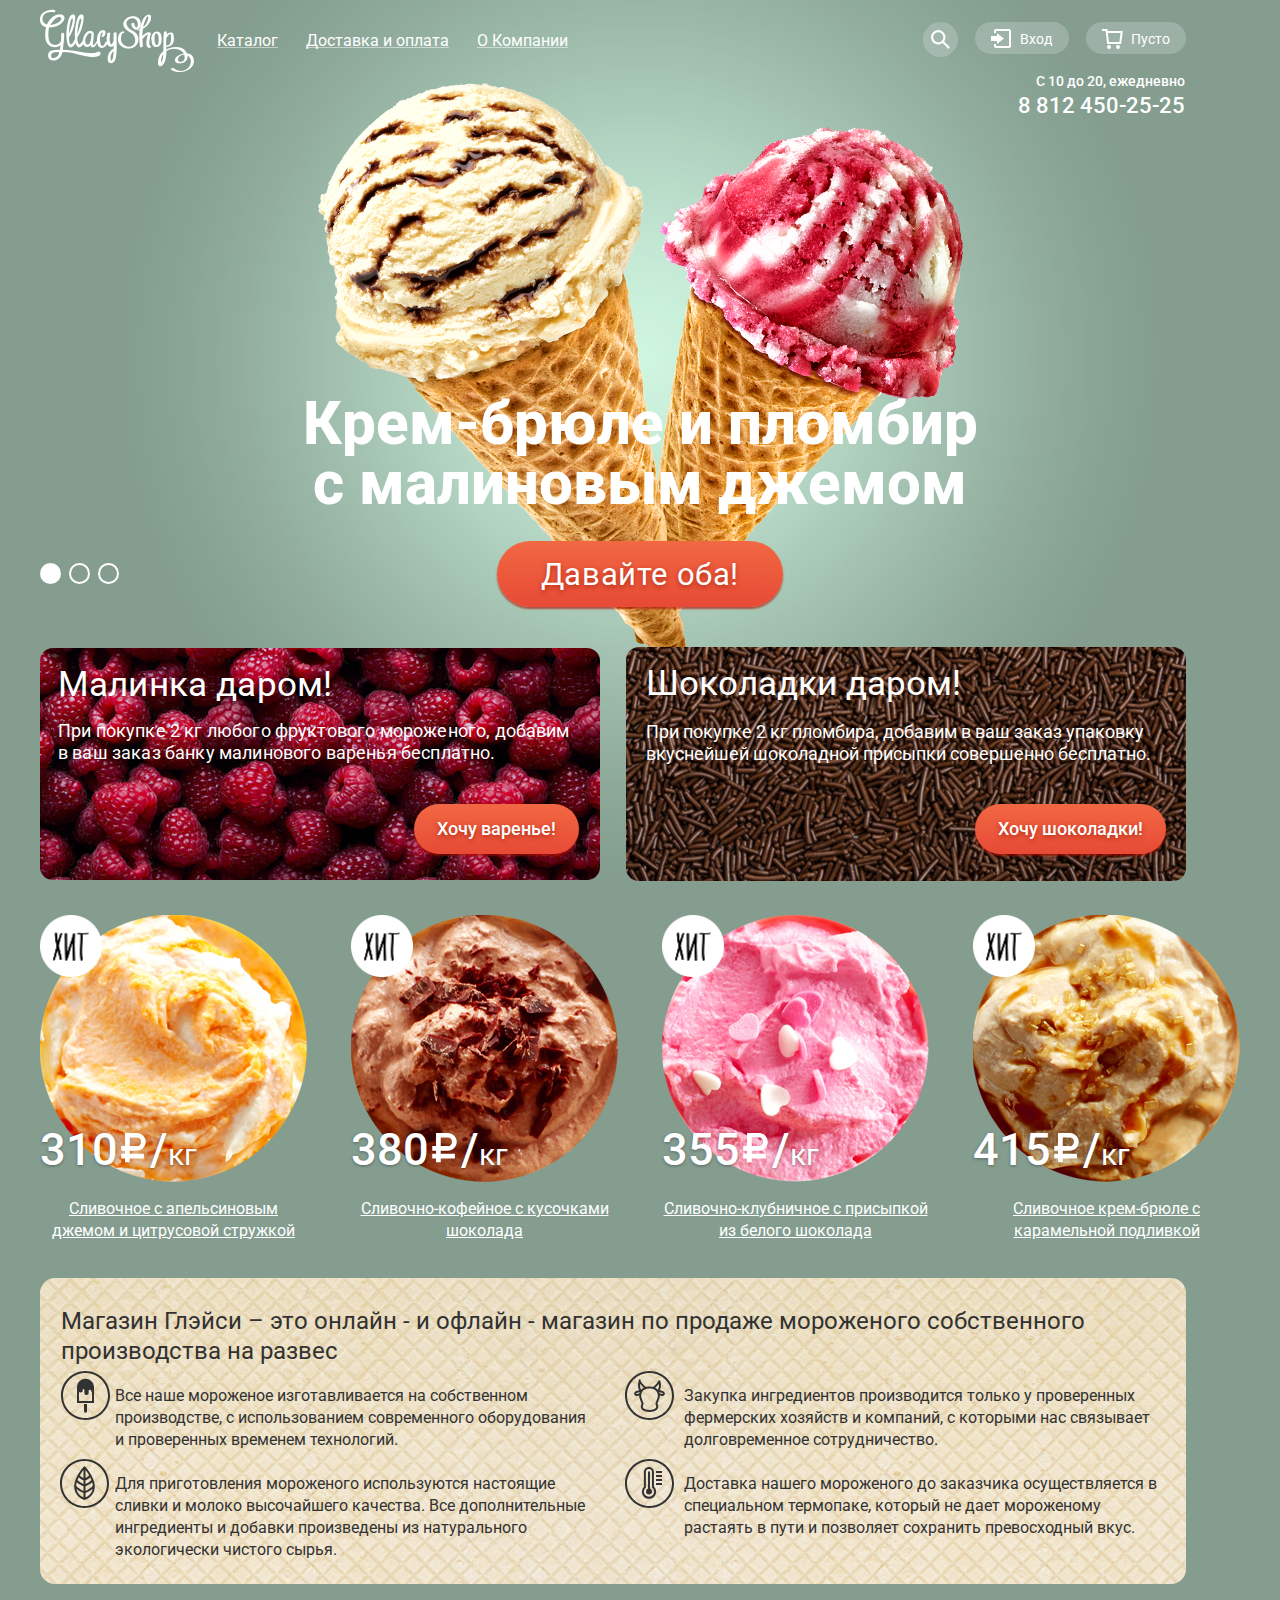
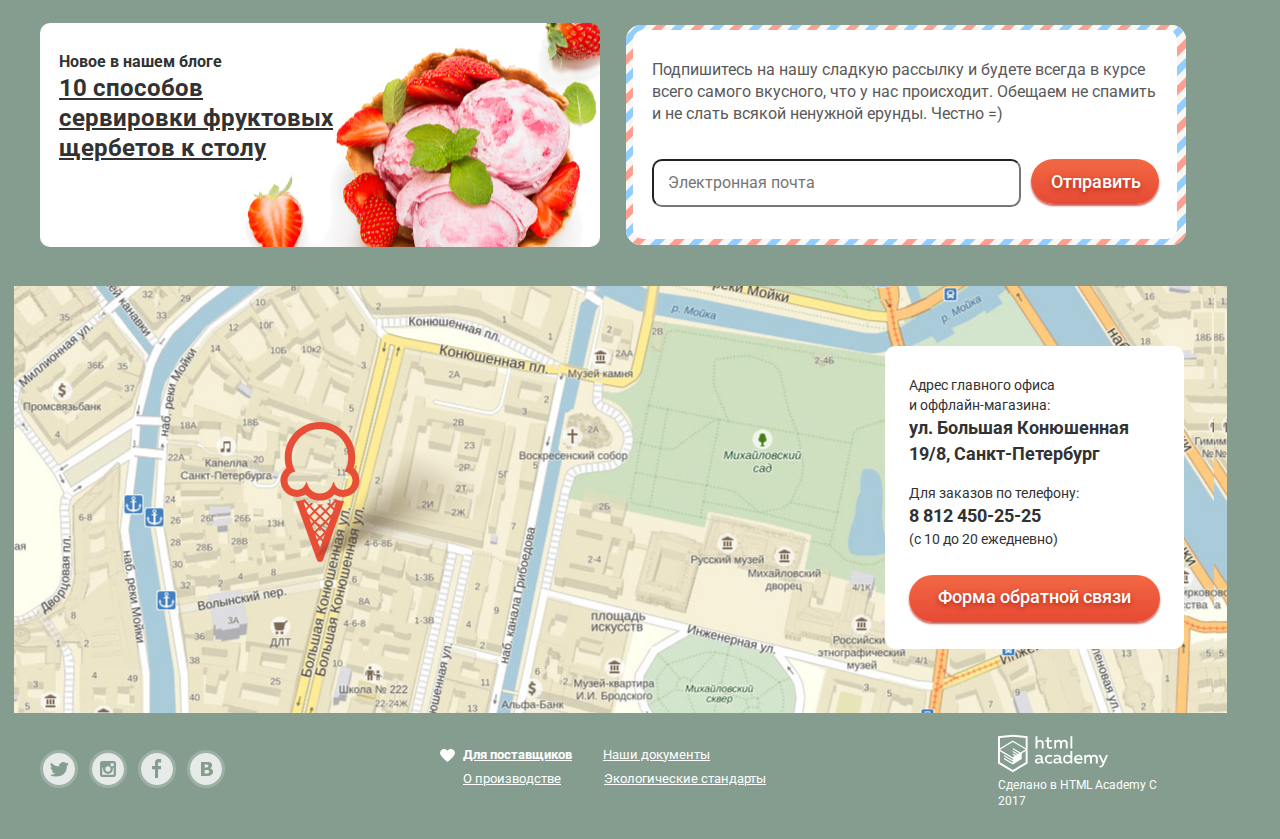
<file: index.html>
<!DOCTYPE html>
<html lang="ru">
   <head>
      <meta charset="utf-8">
      <title>Магазин мороженого "Глейси"</title>
      <link href="https://fonts.googleapis.com/css?family=Roboto:400,400i,500,500i,700,700i&amp;subset=cyrillic" rel="stylesheet">
      <link href="css/normalize.css" rel="stylesheet">
      <link href="css/style.css" rel="stylesheet">
   </head>
   <body>
      <input class="visually-hidden" type="radio" id="product-1" name="toggle" checked>
      <input class="visually-hidden" type="radio" id="product-2" name="toggle">
      <input class="visually-hidden" type="radio" id="product-3" name="toggle">
      <div class="site-wrapper">
         <div class="container">
            <header class="main-header">
               <div class="header-info">
                  <div class="main-logo">
                     <a class="main-header-logo" href="index.html"><img src="img/Logo.png" width="154" height="64" alt="Логотип Gllacy Shop"></a>
                  </div>
                  <nav class="main-navigation">
                     <div class="navigation-first">
                     <ul class="site-navigation">
                        <li>
                           <a href="catalog.html" class="underline-white">Каталог</a>
                           <ul class="sub-menu">
                              <li><a href="#">Новинки</a></li>
                              <li><a href="catalog.html">Сливочное</a></li>
                              <li><a href="#"> Щербеты</a></li>
                              <li><a href="#">Фруктовый лед</a></li>
                              <li><a href="#">Мелорин</a></li>
                           </ul>
                        </li>
                        <li><a href="delivery-purchase.html" class="underline-white">Доставка и оплата</a></li>
                        <li><a href="about-us.html" class="underline-white">О Компании</a></li>
                     </ul>
                  </div>
                  <div class="navigation-second">
                     <div class="user-info">
                     <ul class="user-navigation">
                        <li>
                           <input type="search" name="search" id="search" class="visually-hidden"><span class="visually-hidden">Поиск</span>
                           <section class="modal modal-search">
                              <h2 class="visually-hidden">Поиск</h2>
                              <label class="visually-hidden" for="user-search">поиск</label>
                              <input id="user-search" type="text" name="user-search" placeholder="Что ищем?">
                           </section>
                        </li>
                        <li>
                           <a class="login-link" href="login.html"><span class="entrance">Вход</span></a>
                           <section class="modal modal-login">
                              <h2 class="visually-hidden">Личный кабинет</h2>
                              <p class="visually-hidden">Вход</p>
                              <form class="login-form" action="https://echo.htmlacademy.ru" method="post">
                                 <p>
                                    <label class="visually-hidden" for="user-login">e-mail</label>
                                    <input class="login-icon-user" id="user-login" type="text" name="login" placeholder="Электронная почта">
                                 </p>
                                 <p>
                                    <label class="visually-hidden" for="user-password">Пароль</label>
                                    <input class="login-icon-password" id="user-password" type="password" name="password" placeholder="Пароль">
                                 </p>
                                 <p class="login-password-info">
                                    <label class="login-checkbox">
                                    <input type="checkbox" name="remember" class="visually-hidden">
                                    </label>
                                 </p>
                                 <div class="modal-login-choice">
                                    <button class="button button-choice" type="submit">Войти</button>
                                    <div class="password-registration">
                                       <a class="restore" href="#">Забыли пароль?</a>
                                       <a href="#">Новая регистрация</a>
                                    </div>
                                 </div>
                              </form>
                              <span class="modal-close">x</span>
                           </section>
                        </li>
                        <li class="basket-empty">
                           <form>Пусто</form>
                        </li>
                     </ul>
                  </div>
                  <div class="user-hours">
                         <p class="header-contacts">
                        <span class="time">С 10 до 20, ежедневно</span>
                        <span class="phone-number">8 812 450-25-25</span>
                     </p>
                  </div>
                  </div>
                  </nav>
               </div>
            </header>
            <main>
               <h1 class="visually-hidden">Мороженое Gllacy</h1>
               <section class="slider">
                  <div class="slider-controls">
                     <label for="product-1">Первый</label>
                     <label for="product-2">Второй</label>
                     <label for="product-3">Третий</label>
                  </div>
                  <ul class="slider-list">
                     <li class="slider-item slide" id="slide1">
                        <h3 class="slide-title">
                           Крем-брюле и пломбир с малиновым джемом
                        </h3>
                        <a class="button slide-button" href="#">Давайте оба!</a>
                     </li>
                     <li class="slider-item slide" id="slide2">
                        <h3 class="slide-title">
                           Шоколадный пломбир и лимонный сорбет
                        </h3>
                        <a class="button slide-button" href="#">Давайте оба!</a>
                     </li>
                     <li class="slider-item slide" id="slide3">
                        <h3 class="slide-title">
                           Пломбир с помадкой и клубничный щербет
                        </h3>
                        <a class="button slide-button" href="#">Давайте оба!</a>
                     </li>
                  </ul>
               </section>
               <section class="special-offers">
                  <h2 class="visually-hidden">Акции</h2>
                  <ul class="offer-items">
                     <li class="offer-item-1">
                        <div class="offer-item-text">
                           <h3>Малинка даром!</h3>
                           <div class="offer-text">При покупке 2 кг любого фруктового мороженого, добавим в ваш заказ банку малинового варенья бесплатно.</div>
                        </div>
                        <div class="button-offer">
                           <button class="button button-choice" type="submit">Хочу варенье!</button>
                        </div>
                     </li>
                     <li class="offer-item-2">
                        <div class="offer-item-text">
                           <h3>Шоколадки даром!</h3>
                           <div class="offer-text">При покупке 2 кг пломбира, добавим в ваш заказ упаковку вкуснейшей шоколадной присыпки совершенно бесплатно.
                           </div>
                        </div>
                        <div class="button-offer">
                           <button class="button button-choice" type="submit">Хочу шоколадки!</button>
                        </div>
                     </li>
                  </ul>
               </section>
               <section class="hits">
                  <h2 class="visually-hidden">Лучшие продажи</h2>
                  <ul class="hits-list">
                     <li class="hits-item">
                        <a href="hits-item.html">
                           <img src="img/hit.png" class="hits-item-logo" alt="хит">
                           <img src="img/icecream-1.png" class="hits-img" alt="Сливочное с апельсиновым джемом и цитрусовой стружкой">
                           <p class="hits-item-price">310<img src="img/ruble.svg" alt="" width="32" height="34">/<span>кг</span></p>
                           <h3 class="hits-item-title">
                              Сливочное с апельсиновым джемом и цитрусовой стружкой
                           </h3>
                           <button class="button-hidden button-choice">Быстрый просмотр</button>
                        </a>
                     </li>
                     <li class="hits-item">
                        <a href="hits-item.html">
                           <img src="img/hit.png" class="hits-item-logo" alt="хит">
                           <img src="img/icecream-2.png" class="hits-img" alt="Сливочно-кофейное с кусочками шоколада">
                           <p class="hits-item-price">380<img src="img/ruble.svg" alt="" width="32" height="34">/<span>кг</span></p>
                           <h3 class="hits-item-title">
                              Сливочно-кофейное с кусочками шоколада
                           </h3>
                           </a>
                           <button class="button-hidden button-choice">Быстрый просмотр</button>
                     </li>
                     <li class="hits-item">
                        <a href="hits-item.html">
                           <img src="img/hit.png" class="hits-item-logo" alt="хит">
                           <img src="img/icecream-3.png" class="hits-img" alt="Сливочно-кофейное с кусочками шоколада">
                           <p class="hits-item-price">355<img src="img/ruble.svg" alt="" width="32" height="34">/<span>кг</span></p>
                           <h3 class="hits-item-title">
                              Сливочно-клубничное с присыпкой из белого шоколада
                           </h3>
                        </a>
                        <button class="button-hidden button-choice">Быстрый просмотр</button>
                     </li>
                     <li class="hits-item">
                        <a href="hits-item.html">
                           <img src="img/hit.png" class="hits-item-logo" alt="хит">
                           <img src="img/icecream-4.png" class="hits-img" alt="Сливочно-кофейное с кусочками шоколада">
                           <p class="hits-item-price">415<img src="img/ruble.svg" alt="" width="32" height="34">/<span>кг</span></p>
                           <h3 class="hits-item-title">
                              Сливочное крем-брюле с карамельной подливкой
                           </h3>
                        </a>
                        <button class="button-hidden button-choice">Быстрый просмотр</button>
                     </li>
                  </ul>
               </section>
               <section class="our-advantages">
                  <h2>Магазин Глэйси – это онлайн - и офлайн - магазин по продаже мороженого собственного производства на развес</h2>
                  <ul class="advantages-list">
                     <li class="advantages-item">
                        <p>Все наше мороженое изготавливается на собственном производстве, с использованием современного оборудования и
                           проверенных временем технологий.
                        </p>
                     </li>
                     <li class="advantages-item">
                        <p>Закупка ингредиентов производится только у проверенных фермерских хозяйств и компаний, с которыми нас связывает
                           долговременное сотрудничество.
                        </p>
                     </li>
                     <li class="advantages-item">
                        <p>Для приготовления мороженого используются настоящие сливки и молоко высочайшего качества. Все дополнительные
                           ингредиенты и добавки произведены из натурального экологически чистого сырья.
                        </p>
                     </li>
                     <li class="advantages-item">
                        <p>Доставка нашего мороженого до заказчика осуществляется в специальном термопаке, который не дает мороженому растаять
                           в пути и позволяет сохранить превосходный вкус.
                        </p>
                     </li>
                  </ul>
               </section>
               <section class="blog-subscribe-forms">
                <h2 class="visually-hidden">Блог и подписка</h2>
                  <section class="blog-entry">
                     <div class="brog-entry-wrapper">
                        <h2>Новое в нашем блоге</h2>
                        <h3><a href="blog.html">10 способов сервировки фруктовых щербетов к столу</a></h3>
                        <p class="blog-entry-image"></p>
                     </div>
                  </section>
                  <section class="subscribe">
                    <h3 class="visually-hidden">Подписка</h3>
                     <div class="subscribe-layer">
                        <div class="subscribe-content">
                           <p class="subscribe-explain">Подпишитесь на нашу сладкую рассылку и будете всегда в курсе всего самого вкусного, что у нас происходит. Обещаем не спамить
                              и не слать всякой ненужной ерунды. Честно =)
                           </p>
                           <form class="subscribe-form" action="https://echo.htmlacademy.ru" method="post">
                              <p class="subscribe-item">
                                 <label for="subscribe-email" class="visually-hidden">e-mail</label>
                                 <input class="subscribe-post" id="subscribe-email" type="text" name="email" value="" placeholder="Электронная почта">
                              </p>
                              <div class="button-holder-post">
                                 <button class="button button-choice" type="submit">Отправить</button>
                              </div>
                           </form>
                        </div>
                     </div>
                  </section>
               </section>
               <section class="map">
                  <h2 class="visually-hidden">Как до нас добраться</h2>
                  <div class="map"></div>
                  <section class="feedback">
                    <h3 class="visually-hidden">Обратная связь</h3>
                     <div class="feedback-address">
                        <p>Адрес главного офиса<br> и оффлайн-магазина: <br>
                           <span class="coordinates">ул. Большая Конюшенная<br>19/8, Санкт-Петербург</span>
                        </p>
                     </div>
                     <div class="call-us">
                        <p>
                           Для заказов по телефону:<br>
                           <span class="coordinates">8 812 450-25-25</span><br> (с 10 до 20 ежедневно)
                        </p>
                     </div>
                     <button class="button button-choice" type="submit">Форма обратной связи</button>
                  </section>
               </section>
               <section class="modal modal-feedback">
                  <h2>Мы обязательно вам ответим!</h2>
                  <form class="feedback-form" action="https://echo.htmlacademy.ru" method="post">
                     <p class="feedback-item">
                        <label class="visually-hidden" for="name">Имя</label>
                        <input id="name" type="text" name="name" value="" placeholder="Как вас зовут?">
                     </p>
                     <p class="feedback-item">
                        <label class="visually-hidden" for="email">e-mail</label>
                        <input id="email" type="text" name="email" value="" placeholder="Ваша почта для ответа?">
                     </p>
                     <p class="feedback-item">
                        <label class="visually-hidden" for="comment">Комментарий</label>
                        <textarea name="comment" id="comment" rows=5 placeholder="Напишите что-нибудь..."></textarea>
                        <button class="button button-choice" type="submit">Отправить</button>
                     </p>
                     <button class="modal-close" type="button">Закрыть</button>
                  </form>
               </section>
            </main>
            <footer class="main-footer">
               <div class="footer-social">
                  <ul class="footer-social">
                     <li class="social-item"><a class="social-button" href="#"><span class="visually-hidden">Твиттер</span>
                        <svg xmlns="http://www.w3.org/2000/svg" width="32" height="32" viewBox="0 0 32 32"><path fill="#FFF" d="M16 0C7.164 0 0 7.164 0 16c0 8.837 7.164 16 16 16 8.837 0 16-7.163 16-16 0-8.836-7.163-16-16-16zm7.944 12.809c-.251 6.516-3.463 10.832-10.992 10.702h-.486c-.447 0-4.543-.443-5.344-1.823 2.479.19 4.247-.406 5.12-1.136-1.048-.289-2.923-.461-3.251-2.848.384.104.618.221 1.299.113-1.307-.824-2.758-1.519-2.679-3.643.311.317 1.164.518 1.46.457-.768-.233-2.149-3.244-.974-4.781 1.984 1.79 4.075 3.482 7.804 3.643.227-2.214 1.24-3.699 3.168-4.325 1.84-.479 3.255.26 3.901 1.138.737-.224 1.453-.466 2.193-.685-.004.833-.569 1.463-.935 1.709.747.165 1.423-.475 1.423-.475-.184.963-1.094 1.725-1.707 1.954z"/></svg>
                     </a>
                     </li>
                     <li class="social-item"><a class="social-button" href="#"><span class="visually-hidden">Инстаграм</span>
                        <svg xmlns="http://www.w3.org/2000/svg" width="32" height="32" viewBox="0 0 32 32"><g fill="#FFF"><path d="M20.916 16a4.938 4.938 0 1 1-9.877 0c0-.394.051-.773.138-1.14h-.897v6.838h11.396V14.86h-.897c.086.367.137.746.137 1.14z"/><path d="M15.978 18.659c1.466 0 2.659-1.193 2.659-2.659s-1.193-2.659-2.659-2.659c-1.466 0-2.659 1.193-2.659 2.659s1.192 2.659 2.659 2.659zM18.637 10.302h3.039v3.039h-3.039z"/><path d="M16 0C7.164 0 0 7.164 0 16c0 8.837 7.164 16 16 16 8.837 0 16-7.163 16-16 0-8.836-7.163-16-16-16zm7.955 21.698a2.285 2.285 0 0 1-2.279 2.279H10.279A2.285 2.285 0 0 1 8 21.698V10.302a2.286 2.286 0 0 1 2.279-2.279h11.396a2.286 2.286 0 0 1 2.279 2.279v11.396z"/></g></svg>
                     </a></li>
                     <li class="social-item"><a class="social-button" href="#"><span class="visually-hidden"> Фейсбук</span>
                        <svg xmlns="http://www.w3.org/2000/svg" width="32" height="32" viewBox="0 0 32 32"><path fill="#FFF" d="M16 0C7.164 0 0 7.163 0 16s7.164 16 16 16c8.837 0 16-7.164 16-16S24.837 0 16 0zm4.062 9.455h-3.021v3.444h3.021v3.445h-3.021v8.61H14.02v-8.61H11v-3.445h3.021V9.455c0-1.902 1.353-3.445 3.021-3.445h3.021v3.445z"/></svg>
                     </a></li>
                     <li class="social-item"><a class="social-button" href="#"><span class="visually-hidden">Вконтакте</span>
                        <svg xmlns="http://www.w3.org/2000/svg" width="32" height="32" viewBox="0 0 32 32"><g fill="#FFF"><path d="M16.637 14.495c.402-.019.719-.082.951-.188.326-.145.54-.33.641-.559.101-.229.15-.496.15-.797 0-.232-.058-.465-.174-.697-.116-.232-.322-.405-.617-.517-.264-.1-.592-.155-.984-.165a76.242 76.242 0 0 0-1.652-.014h-.339v2.965h.565c.571 0 1.057-.009 1.459-.028zM18.118 17.084c-.282-.081-.672-.125-1.166-.132a127.97 127.97 0 0 0-1.55-.009h-.79v3.493h.264c1.014 0 1.74-.003 2.18-.009a3.2 3.2 0 0 0 1.212-.245c.377-.157.633-.364.774-.625s.214-.562.214-.9c0-.446-.088-.788-.261-1.03-.17-.241-.464-.423-.877-.543z"/><path d="M16 0C7.164 0 0 7.164 0 16c0 8.837 7.164 16 16 16 8.837 0 16-7.163 16-16 0-8.836-7.163-16-16-16zm6.602 20.531a3.73 3.73 0 0 1-1.124 1.327c-.552.415-1.161.71-1.823.886s-1.501.264-2.519.264h-6.121V8.987h5.443c1.13 0 1.957.038 2.48.113a5.126 5.126 0 0 1 1.561.5c.533.27.929.632 1.189 1.087.26.455.392.975.392 1.558 0 .678-.179 1.278-.536 1.795-.358.518-.863.92-1.517 1.208v.075c.917.182 1.642.559 2.179 1.13.537.571.807 1.325.807 2.261 0 .678-.138 1.283-.411 1.817z"/></g></svg>
                     </a></li>
                  </ul>
               </div>
               <div class="footer-details">
                  <ul class="footer-details">
                     <li>
                        <a class="details-item" href="#">
                           <p>Для поставщиков</p>
                        </a>
                     </li>
                     <li>
                        <a class="details-item" href="#">
                           <p>Наши документы</p>
                        </a>
                     </li>
                     <li>
                        <a class="details-item" href="#">
                           <p>О производстве</p>
                        </a>
                     </li>
                     <li>
                        <a class="details-item" href="#">
                           <p>Экологические стандарты</p>
                        </a>
                     </li>
                  </ul>
               </div>
               <div class="footer-copyright">
                  <div class="footer-img">
                     <a href="https://htmlacademy.ru/intensive/htmlcss"><img src="img/logo-htmlacademy.svg" width="110" height="41" alt="Лого html Academy"></a>
                  </div>
                  <div class="footer-copyright-text">
                     <p>Сделано в <a href="https://htmlacademy.ru/intensive/htmlcss">HTML Academy</a> C 2017</p>
                  </div>
               </div>
            </footer>
         </div>
      </div>
   </body>
</html>
</file>
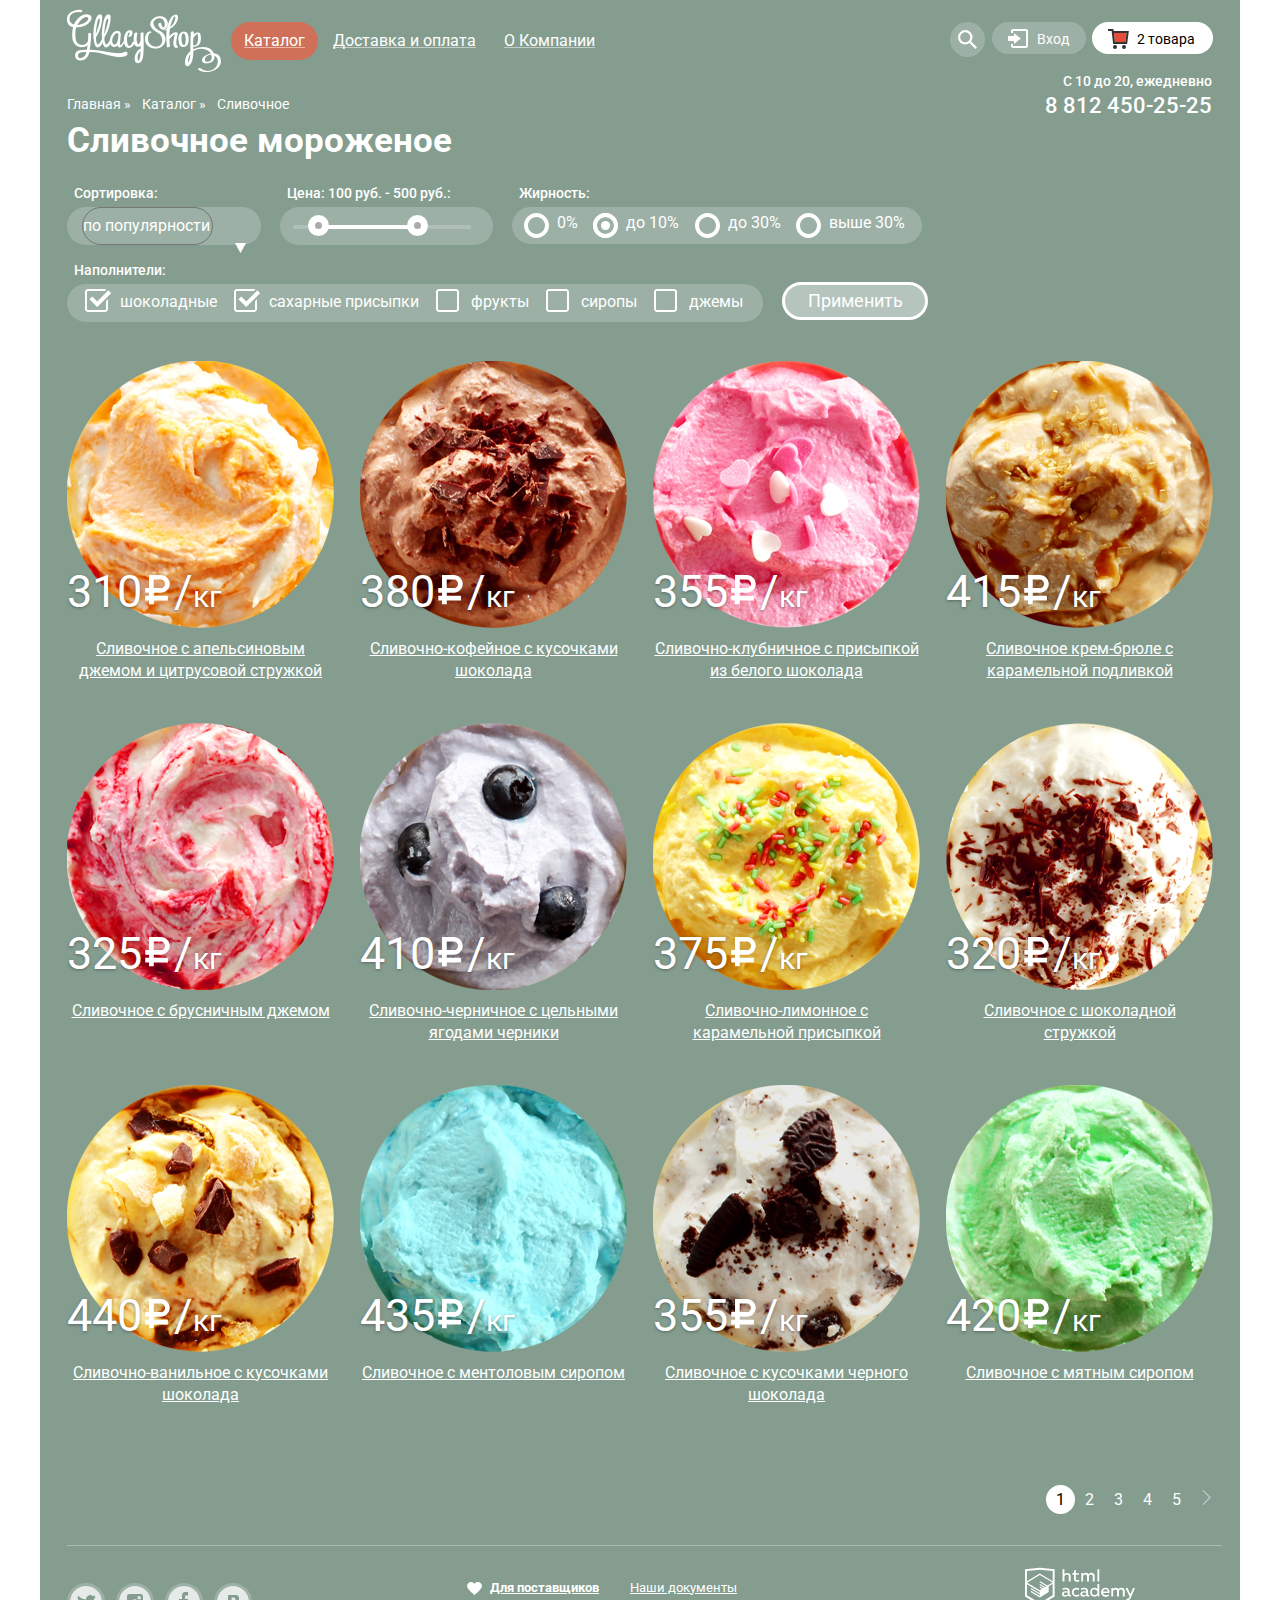
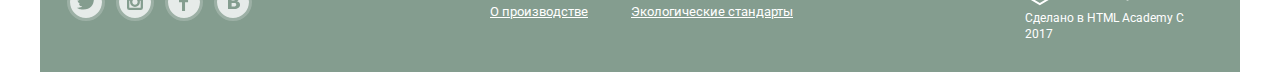
<file: catalog.html>
<!DOCTYPE html>
<html lang="ru">
   <head>
      <meta charset="utf-8">
      <title>Магазин мороженого "Глейси"</title>
      <link href="https://fonts.googleapis.com/css?family=Roboto:400,400i,500,500i,700,700i&amp;subset=cyrillic" rel="stylesheet">
      <link href="css/normalize.css" rel="stylesheet">
      <link href="css/style.css" rel="stylesheet">
   </head>
   <body>
      <div class="inner-page">
                  <div class="container">
 <header class="main-header">
               <div class="header-info">
                  <div class="main-logo">
                     <a class="main-header-logo" href="index.html"><img src="img/Logo.png" width="154" height="64" alt="Логотип Gllacy Shop"></a>
                  </div>
                  <nav class="main-navigation">
                     <div class="navigation-first">
                     <ul class="site-navigation">
                        <li  class="navigation-item-current">
                           <a href="catalog.html" class="underline-white">Каталог</a>
                           <ul class="sub-menu">
                              <li><a href="#">Новинки</a></li>
                              <li><a href="#">Сливочное</a></li>
                              <li><a href="#"> Щербеты</a></li>
                              <li><a href="#">Фруктовый лед</a></li>
                              <li><a href="#">Мелорин</a></li>
                           </ul>
                        </li>
                        <li><a href="delivery-purchase.html" class="underline-white">Доставка и оплата</a></li>
                        <li><a href="about-us.html" class="underline-white">О Компании</a></li>
                     </ul>
                  </div>
                  <div class="navigation-second">
                     <div class="user-info">
                     <ul class="user-navigation">
                        <li>
                           <input type="search" name="search" id="search" class="visually-hidden"><span class="visually-hidden">Поиск</span>
                           <section class="modal modal-search">
                              <h2 class="visually-hidden">Поиск</h2>
                              <label class="visually-hidden" for="user-search">поиск</label>
                              <input id="user-search" type="text" name="user-search" placeholder="Что ищем?">
                           </section>
                        </li>
                        <li>
                           <a class="login-link" href="login.html"><span class="entrance">Вход</span></a>
                           <section class="modal modal-login">
                              <h2 class="visually-hidden">Личный кабинет</h2>
                              <p class="visually-hidden">Вход</p>
                              <form class="login-form" action="https://echo.htmlacademy.ru" method="post">
                                 <p>
                                    <label class="visually-hidden" for="user-login">e-mail</label>
                                    <input class="login-icon-user" id="user-login" type="text" name="login" placeholder="Электронная почта">
                                 </p>
                                 <p>
                                    <label class="visually-hidden" for="user-password">Пароль</label>
                                    <input class="login-icon-password" id="user-password" type="password" name="password" placeholder="Пароль">
                                 </p>
                                 <p class="login-password-info">
                                    <label class="login-checkbox">
                                    <input type="checkbox" name="remember" class="visually-hidden">
                                    </label>
                                 </p>
                                 <div class="modal-login-choice">
                                    <button class="button button-choice" type="submit">Войти</button>
                                    <div class="password-registration">
                                       <a class="restore" href="#">Забыли пароль?</a>
                                       <a href="#">Новая регистрация</a>
                                    </div>
                                 </div>
                              </form>
                              <span class="modal-close">x</span>
                           </section>
                        </li>
                        <li class="basket-full">
                           <form class="for-basket">2 товара
                              <div class="modal modal-basket">
                                 <div class="basket-table">
                                    <table>
                                    <tr>
                                       <td><img src="img/cross-basket.png" width="14" height="14" alt="close"></td>
                                       <td><img src="img/icecream-1.png" width="36" height="36" alt="icecream-1"></td>
                                       <td>Пломбир с апельсиновым джемом</td>
                                       <td>1,5 кг х <span>200 руб.</span></td>
                                       <td>300 руб.</td>
                                    </tr>
                                    <tr>
                                       <td><img src="img/cross-basket.png" width="14" height="14" alt="close"></td>
                                       <td><img src="img/icecream-3.png" width="36" height="36" alt="icecream-1"></td>
                                       <td>Клубничный пломбир с присыпкой из белого шоколада</td>
                                       <td>1,5 кг х <span>300 руб.</span></td>
                                       <td>450 руб.</td>
                                    </tr>
                                 </table>
                                 </div>
                                 <div class="table-price">Итого: 750 руб.</div>
                                 <div class="basket-button"><button class="button button-choice">Оформить заказ</button></div>
                              </div>
                           </form>
                        </li>
                     </ul>
                  </div>
                  <div class="user-hours">
                         <p class="header-contacts">
                        <span class="time">С 10 до 20, ежедневно</span>
                        <span class="phone-number">8 812 450-25-25</span>
                     </p>
                  </div>
                  </div>
                  </nav>
               </div>
            </header>
         <main>
            <ul class="breadcrumbs">
               <li><a href="index.html">Главная  »</a></li>
               <li><a href="catalog.html">Каталог  »</a></li>
               <li class="breadcrumbs-current">Сливочное</li>
            </ul>
            <section class="select-icecream">
               <h1>Сливочное мороженое</h1>
               <form class="filter" method="get" action="https://echo.htmlacademy.ru">
                  <div class="sort-wrapper">
                     <div class="sort">
                        <fieldset class="field-sort filter-item">
                           <legend>Сортировка:</legend>
                           <div class="sort-by">
                              <select>
                                 <option value="by-popularity">по популярности</option>
                                 <option value="by-price-1">сначала недорогие</option>
                                  <option value="by-price-2">сначала дорогие</option>
                                   <option value="by-fat">по жирности</option>
                              </select>
                           </div>
                        </fieldset>
                     </div>
                     <div class="sort">
                        <fieldset class="filter-item">
                           <legend>Цена: 100 руб. - 500 руб.:</legend>
                           <div  class="range-filter">
                              <div class="range-controls">
                                 <div class="scale">
                                    <div class="bar"></div>
                                 </div>
                                 <div class="toggle toggle-min"></div>
                                 <div class="toggle toggle-max"></div>
                              </div>
                              <div class="range visually-hidden">
                                 <input class="visually-hidden" type="range" name="prices" min="100" max="500">
                              </div>
                           </div>
                        </fieldset>
                     </div>
                     <div class="sort">
                        <fieldset class="filter-item">
                           <legend>Жирность:</legend>
                           <ul class="sort-by-fat">
                              <li><input type="radio" name="fat-index" value="0%" id="fat0%">
                                 <label for="fat0%"><img src="img/radio-off.svg" alt="кнопка" width="25" height="25"><span>0%</span></label>
                              </li>
                              <li><input type="radio" name="fat-index" value="до 10%" id="fat10%" checked>
                                 <label for="fat10%"><img src="img/radio-off.svg" alt="кнопка" width="25" height="25"><span>до 10%</span></label>
                              </li>
                              <li><input type="radio" name="fat-index" value="до 30%" id="fat30%">
                                 <label for="fat30%"><img src="img/radio-off.svg" alt="кнопка" width="25" height="25"><span>до 30%</span></label>
                              </li>
                              <li><input type="radio" name="fat-index" value="выше 30%" id="fat30%+">
                                 <label for="fat30%+"><img src="img/radio-off.svg" alt="кнопка" width="25" height="25"><span>выше 30%</span></label>
                              </li>
                           </ul>
                        </fieldset>
                     </div>
                     <div class="sort">
                        <fieldset class="filter-item fillers-list">
                           <legend>Наполнители:</legend>
                              <ul class="fillers">
                                 <li class="fill-with"><input type="checkbox" class='checkbox' name="chocolate" id="chocolate" checked><label for="chocolate"><span></span>шоколадные</label></li>
                                 <li class="fill-with"><input type="checkbox" class='checkbox' name="sugar" id="sugar" checked><label for="sugar"><span></span>сахарные присыпки</label></li>
                                 <li class="fill-with"><input type="checkbox" class='checkbox' name="fruits" id="fruits"><label for="fruits"><span></span>фрукты</label></li>
                                 <li class="fill-with"><input type="checkbox" class='checkbox' name="syrups" id="syrups"><label for="syrups"><span></span>сиропы</label></li>
                                 <li class="fill-with"><input type="checkbox" class='checkbox' name="jams" id="jams"><label for="jams"><span></span>джемы</label></li>
                              </ul>
                        </fieldset>
                     </div>
                     <div class="sort filter-button-holder">
                        <button type="submit" class="filter-button button">Применить</button>
                     </div>
                  </div>
               </form>
            </section>
            <section class="articles-list">
               <div class="icecream-item">
                  <a href="icecream-item.html">
                     <img src="img/icecream-1.png" width="267" height="267" alt="Сливочное с апельсиновым джемом и цитрусовой стружкой">
                     <div class="icecream-price-holder">
                        <p class="icecream-item-price">310<img src="img/ruble.svg" alt="" width="32" height="34">/<span>кг</span></p>
                     </div>
                     <h3>
                        <span class="icecream-item-title">Сливочное с апельсиновым джемом и цитрусовой стружкой</span>
                     </h3>
                  </a>
                  <button class="button-hidden button-choice">Быстрый просмотр</button>
               </div>
               <div class="icecream-item">
                  <a href="icecream-item.html">
                     <img src="img/icecream-2.png" width="267" height="267" alt="Сливочно-кофейное с кусочками шоколада">
                     <p class="icecream-item-price">380<img src="img/ruble.svg" alt="" width="32" height="34">/<span>кг</span></p>
                     <h3>
                        <span class="icecream-item-title">Сливочно-кофейное с кусочками шоколада</span>
                     </h3>
                  </a>
                  <button class="button-hidden button-choice">Быстрый просмотр</button>
               </div>
               <div class="icecream-item">
                  <a href="icecream-item.html">
                     <img src="img/icecream-3.png" width="267" height="267" alt="Сливочно-клубничное с присыпкой из белого шоколада">
                     <p class="icecream-item-price">355<img src="img/ruble.svg" alt="" width="32" height="34">/<span>кг</span></p>
                     <h3>
                        <span class="icecream-item-title">Сливочно-клубничное с присыпкой из белого шоколада</span>
                     </h3>
                  </a>
                  <button class="button-hidden button-choice">Быстрый просмотр</button>
               </div>
               <div class="icecream-item">
                  <a href="icecream-item.html">
                     <img src="img/icecream-4.png" width="267" height="267" alt="Сливочное крем-брюле с карамельной подливкой">
                     <p class="icecream-item-price">415<img src="img/ruble.svg" alt="" width="32" height="34">/<span>кг</span></p>
                     <h3>
                        <span class="icecream-item-title">Сливочное крем-брюле с карамельной подливкой</span>
                     </h3>
                  </a>
                  <button class="button-hidden button-choice">Быстрый просмотр</button>
               </div>
               <div class="icecream-item">
                  <a href="icecream-item.html">
                     <img src="img/icecream-5.png" width="267" height="267" alt="Сливочное с брусничным джемом">
                     <p class="icecream-item-price">325<img src="img/ruble.svg" alt="" width="32" height="34">/<span>кг</span></p>
                     <h3>
                        <span class="icecream-item-title">Сливочное с брусничным джемом</span>
                     </h3>
                  </a>
                  <button class="button-hidden button-choice">Быстрый просмотр</button>
               </div>
               <div class="icecream-item">
                  <a href="icecream-item.html">
                     <img src="img/icecream-6.png" width="267" height="267" alt="Сливочно-черничное с цельными ягодами черники">
                     <p class="icecream-item-price">410<img src="img/ruble.svg" alt="" width="32" height="34">/<span>кг</span></p>
                     <h3>
                        <span class="icecream-item-title">Сливочно-черничное с цельными ягодами черники</span>
                     </h3>
                  </a>
                  <button class="button-hidden button-choice">Быстрый просмотр</button>
               </div>
               <div class="icecream-item">
                  <a href="icecream-item.html">
                     <img src="img/icecream-7.png" width="267" height="267" alt="Сливочно-лимонное с карамельной присыпкой">
                     <p class="icecream-item-price">375<img src="img/ruble.svg" alt="" width="32" height="34">/<span>кг</span></p>
                     <h3>
                        <span class="icecream-item-title">Сливочно-лимонное с карамельной присыпкой</span>
                     </h3>
                  </a>
                  <button class="button-hidden button-choice">Быстрый просмотр</button>
               </div>
               <div class="icecream-item">
                  <a href="icecream-item.html">
                     <img src="img/icecream-8.png" width="267" height="267" alt="Сливочное с шоколадной стружкой">
                     <p class="icecream-item-price">320<img src="img/ruble.svg" alt="" width="32" height="34">/<span>кг</span></p>
                     <h3>
                        <span class="icecream-item-title">Сливочное с шоколадной стружкой</span>
                     </h3>
                  </a>
                  <button class="button-hidden button-choice">Быстрый просмотр</button>
               </div>
               <div class="icecream-item">
                  <a href="icecream-item.html">
                     <img src="img/icecream-9.png" width="267" height="267" alt="Сливочно-ванильное с кусочками шоколада">
                     <p class="icecream-item-price">440<img src="img/ruble.svg" alt="" width="32" height="34">/<span>кг</span></p>
                     <h3>
                        <span class="icecream-item-title">Сливочно-ванильное с кусочками шоколада</span>
                     </h3>
                  </a>
                  <button class="button-hidden button-choice">Быстрый просмотр</button>
               </div>
               <div class="icecream-item">
                  <a href="icecream-item.html">
                     <img src="img/icecream-10.png" width="267" height="267" alt="Сливочное с ментоловым сиропом">
                     <p class="icecream-item-price">435<img src="img/ruble.svg" alt="" width="32" height="34">/<span>кг</span></p>
                     <h3>
                        <span class="icecream-item-title">Сливочное с ментоловым сиропом</span>
                     </h3>
                  </a>
                  <button class="button-hidden button-choice">Быстрый просмотр</button>
               </div>
               <div class="icecream-item">
                  <a href="icecream-item.html">
                     <img src="img/icecream-11.png" width="267" height="267" alt="Сливочное с кусочками черного шоколада">
                     <p class="icecream-item-price">355<img src="img/ruble.svg" alt="" width="32" height="34">/<span>кг</span></p>
                     <h3>
                        <span class="icecream-item-title">Сливочное с кусочками черного шоколада</span>
                     </h3>
                  </a>
                  <button class="button-hidden button-choice">Быстрый просмотр</button>
               </div>
               <div class="icecream-item">
                  <a href="icecream-item.html">
                     <img src="img/icecream-12.png" width="267" height="267" alt="Сливочное с мятным сиропом">
                     <p class="icecream-item-price">420<img src="img/ruble.svg" alt="" width="32" height="34">/<span>кг</span></p>
                     <h3>
                        <span class="icecream-item-title">Сливочное с мятным сиропом</span>
                     </h3>
                  </a>
                  <button class="button-hidden button-choice">Быстрый просмотр</button>
               </div>
            </section>
            <ul class="pagination-list">
               <li class="pagination-item pagination-item-current"><a href="#">1</a></li>
               <li class="pagination-item"><a href="#">2</a></li>
               <li class="pagination-item"><a href="#">3</a></li>
               <li class="pagination-item"><a href="#">4</a></li>
               <li class="pagination-item"><a href="#">5</a></li>
               <li class="pagination-item"><a href="#"><img src="img/icon-right-small.svg" width="11" height="15" alt="иконка"></a></li>
            </ul>
         </main>
<footer class="main-footer">
               <div class="footer-social">
                  <ul class="footer-social">
                     <li class="social-item"><a class="social-button" href="#"><span class="visually-hidden">Твиттер</span>
                        <svg xmlns="http://www.w3.org/2000/svg" width="32" height="32" viewBox="0 0 32 32"><path fill="#FFF" d="M16 0C7.164 0 0 7.164 0 16c0 8.837 7.164 16 16 16 8.837 0 16-7.163 16-16 0-8.836-7.163-16-16-16zm7.944 12.809c-.251 6.516-3.463 10.832-10.992 10.702h-.486c-.447 0-4.543-.443-5.344-1.823 2.479.19 4.247-.406 5.12-1.136-1.048-.289-2.923-.461-3.251-2.848.384.104.618.221 1.299.113-1.307-.824-2.758-1.519-2.679-3.643.311.317 1.164.518 1.46.457-.768-.233-2.149-3.244-.974-4.781 1.984 1.79 4.075 3.482 7.804 3.643.227-2.214 1.24-3.699 3.168-4.325 1.84-.479 3.255.26 3.901 1.138.737-.224 1.453-.466 2.193-.685-.004.833-.569 1.463-.935 1.709.747.165 1.423-.475 1.423-.475-.184.963-1.094 1.725-1.707 1.954z"/></svg>
                     </a>
                     </li>
                     <li class="social-item"><a class="social-button" href="#"><span class="visually-hidden">Инстаграм</span>
                        <svg xmlns="http://www.w3.org/2000/svg" width="32" height="32" viewBox="0 0 32 32"><g fill="#FFF"><path d="M20.916 16a4.938 4.938 0 1 1-9.877 0c0-.394.051-.773.138-1.14h-.897v6.838h11.396V14.86h-.897c.086.367.137.746.137 1.14z"/><path d="M15.978 18.659c1.466 0 2.659-1.193 2.659-2.659s-1.193-2.659-2.659-2.659c-1.466 0-2.659 1.193-2.659 2.659s1.192 2.659 2.659 2.659zM18.637 10.302h3.039v3.039h-3.039z"/><path d="M16 0C7.164 0 0 7.164 0 16c0 8.837 7.164 16 16 16 8.837 0 16-7.163 16-16 0-8.836-7.163-16-16-16zm7.955 21.698a2.285 2.285 0 0 1-2.279 2.279H10.279A2.285 2.285 0 0 1 8 21.698V10.302a2.286 2.286 0 0 1 2.279-2.279h11.396a2.286 2.286 0 0 1 2.279 2.279v11.396z"/></g></svg>
                     </a></li>
                     <li class="social-item"><a class="social-button" href="#"><span class="visually-hidden"> Фейсбук</span>
                        <svg xmlns="http://www.w3.org/2000/svg" width="32" height="32" viewBox="0 0 32 32"><path fill="#FFF" d="M16 0C7.164 0 0 7.163 0 16s7.164 16 16 16c8.837 0 16-7.164 16-16S24.837 0 16 0zm4.062 9.455h-3.021v3.444h3.021v3.445h-3.021v8.61H14.02v-8.61H11v-3.445h3.021V9.455c0-1.902 1.353-3.445 3.021-3.445h3.021v3.445z"/></svg>
                     </a></li>
                     <li class="social-item"><a class="social-button" href="#"><span class="visually-hidden">Вконтакте</span>
                        <svg xmlns="http://www.w3.org/2000/svg" width="32" height="32" viewBox="0 0 32 32"><g fill="#FFF"><path d="M16.637 14.495c.402-.019.719-.082.951-.188.326-.145.54-.33.641-.559.101-.229.15-.496.15-.797 0-.232-.058-.465-.174-.697-.116-.232-.322-.405-.617-.517-.264-.1-.592-.155-.984-.165a76.242 76.242 0 0 0-1.652-.014h-.339v2.965h.565c.571 0 1.057-.009 1.459-.028zM18.118 17.084c-.282-.081-.672-.125-1.166-.132a127.97 127.97 0 0 0-1.55-.009h-.79v3.493h.264c1.014 0 1.74-.003 2.18-.009a3.2 3.2 0 0 0 1.212-.245c.377-.157.633-.364.774-.625s.214-.562.214-.9c0-.446-.088-.788-.261-1.03-.17-.241-.464-.423-.877-.543z"/><path d="M16 0C7.164 0 0 7.164 0 16c0 8.837 7.164 16 16 16 8.837 0 16-7.163 16-16 0-8.836-7.163-16-16-16zm6.602 20.531a3.73 3.73 0 0 1-1.124 1.327c-.552.415-1.161.71-1.823.886s-1.501.264-2.519.264h-6.121V8.987h5.443c1.13 0 1.957.038 2.48.113a5.126 5.126 0 0 1 1.561.5c.533.27.929.632 1.189 1.087.26.455.392.975.392 1.558 0 .678-.179 1.278-.536 1.795-.358.518-.863.92-1.517 1.208v.075c.917.182 1.642.559 2.179 1.13.537.571.807 1.325.807 2.261 0 .678-.138 1.283-.411 1.817z"/></g></svg>
                     </a></li>
                  </ul>
               </div>
               <div class="footer-details">
                  <ul class="footer-details">
                     <li>
                        <a class="details-item" href="#">
                           <p>Для поставщиков</p>
                        </a>
                     </li>
                     <li>
                        <a class="details-item" href="#">
                           <p>Наши документы</p>
                        </a>
                     </li>
                     <li>
                        <a class="details-item" href="#">
                           <p>О производстве</p>
                        </a>
                     </li>
                     <li>
                        <a class="details-item" href="#">
                           <p>Экологические стандарты</p>
                        </a>
                     </li>
                  </ul>
               </div>
               <div class="footer-copyright">
                  <div class="footer-img">
                     <a href="https://htmlacademy.ru/intensive/htmlcss"><img src="img/logo-htmlacademy.svg" width="110" height="41" alt="Лого html Academy"></a>
                  </div>
                  <div class="footer-copyright-text">
                     <p>Сделано в <a href="https://htmlacademy.ru/intensive/htmlcss">HTML Academy</a> C 2017</p>
                  </div>
               </div>
            </footer>
         </div>
      </div>
   </body>
</html>
</file>
<file: css/style.css>
body {
	margin: 0;
	padding: 0;
	min-width: 900px;

	font-family: "Roboto", Arial, sans-serif;
	font-size: 18px;
	line-height: 1.2;
	color: #ffffff;
	}

.visually-hidden:not(:focus):not(:active),
input[type="checkbox"].visually-hidden,
input[type="radio"].visually-hidden {
  	position: absolute;

  	width: 1px;
  	height: 1px;
  	margin: -1px;
  	border: 0;
  	padding: 0;

  	white-space: nowrap;

  	clip-path: inset(100%);
  	clip: rect(0, 0, 0, 0);
  	overflow: hidden;
}

.inner-page {
  	background-color: #849d8f;
  	max-width: 1200px;
  	min-width: 900px;
  	margin: 0 auto;

}

.site-wrapper {
  	min-width: 900px;
  	margin-left: auto;
  	margin-right: auto;
  	background-color: #849d8f;
  	background-image: url("../img/advertising-1.png");
  	background-repeat: no-repeat;
  	background-position: top center;


  	transition: background-image 0.5s ease, background-color 0.5s ease;
}

.container {
  	max-width: 1200px;
  	min-width: 900px;
  	margin: 0 auto;
  	padding-left: 27px;
  	padding-right: 27px;
}

a {	
	color: #ffffff;
	text-decoration: none;
}

a:hover,
a:focus,
.hits-item h3:hover,
.hits-item h3:focus {
	color: #ffbc9e;
}

.main-header-logo {
	 width: 154px;
}

.header-info {
	display: flex;
	width: 1146px;
	margin: 0px;
	padding-top: 9px;

}

.main-logo {
	display: flex;
}

.button-choice {
  	font-size: 18px;
  	line-height: 24px;
  	font-family: "Roboto", Arial, sans-serif;
  	color: #ffffff;
  	font-weight: 500;
  	text-align: center;
  	text-shadow: 0px 2px 5px rgba(160, 32, 11, 0.76);
  	background: #f26843;
  	background: linear-gradient(to bottom, #f26843 0%, #e74a35 100%);
	border: none;
	border-radius: 50px;
  	box-shadow: 0 2px 2px rgba(172, 16, 0, 0.64);
	padding: 13px 23px;
}

.button-choice:hover,
.button-choice:focus {
  	background: linear-gradient(to bottom, #f58669 0%, #ec6f5e 100%);
  	box-shadow: 0 2px 2px rgba(172, 16, 0, 1);
  	color: #ffffff;
  	font-size: 18px;
  	line-height: 24px;
  	font-weight: 500;
  	text-align: center;
  	text-shadow: 0px 2px 5px rgba(160, 32, 11, 0.76);
}

.button-choice:active {
  	background: linear-gradient(to bottom, #d84732 0%, #e1613e 100%);
  	box-shadow: inset 0 2px 2px rgba(172, 16, 0, 1);
  	font-size: 18px;
  	line-height: 24px;
  	color: #ffffff;
  	font-weight: 500;
  	text-align: center;
  	text-shadow: 0px 2px 5px rgba(160, 32, 11, 0.76);
}

.underline-white {
  background-image: linear-gradient(to bottom,
  white 1%, transparent 99%);
  background-position: 0 1.02em;
  background-repeat: repeat-x;
  background-size: 0.5px 0.5px;
}

.main-navigation {
	position: relative;
	width: 992px;
	display: flex;
	justify-content: space-between;
	font-weight: bold;
	margin-left: 10px;
	margin-bottom: 0px;
	padding-top: 13px;
}

.main-navigation ul,
.main-navigation li {
	margin: 0px;
	padding: 0px;
}

.site-navigation {
	display: flex;
	justify-content: space-between;
	width: 377px;
	padding: 0;
	list-style: none;
	font-size: 16px;
	line-height: 18px;
	color: #ffffff;
	font-weight: 400;
}

.navigation-first {
	padding-top: -1px;
}

.site-navigation a
.user-navigation a {
	display: block;
	vertical-align: middle;
	color: #ffffff;
}

.site-navigation > li {
	position: relative;
	padding: 10px 13px;
}

.site-navigation .sub-menu {
	position: absolute;
	width: 130px;
	margin: 0;
	padding: 0px;
	top: 45px;
	left: -5px;
	list-style: none;
	color: #000000;
	background-color: #ffffff;
	border-radius: 5px;
	box-shadow: 0px 20px 20px 0px rgba(0, 0, 0, 0.4);
	display: none;
}

.sub-menu li a {
	display: inline-block;
	color: #000000;
	font-size: 14px;
	line-height: 16px;
	padding-left: 17px;
	padding-right: 2px;
	padding-top: 8px;
	padding-bottom: 8px;
}

.sub-menu li a:hover,
.sub-menu li a:active {
	color: #000000;
}

.sub-menu li:hover {
	background-color: #fbded7;
}

.sub-menu li:active {
	background-color: #f6b5a5;
}

.site-navigation > li:hover .sub-menu {
  	display: block;
  }

 .site-navigation > li:hover {
 	background-color: #ffffff;
 	border-radius: 50px;
 }

 .site-navigation li:hover a {
 	 color: #000000;
 	 font-weight: 500;
 }

 .navigation-item-current {
 	background-color: #d07058;
 	border-radius: 50px;
 }

.user-navigation {
	display: flex;
	width: 263px;
	justify-content: space-between;

	padding: 0;
	list-style: none;
}

.user-navigation li {
	display: flex;
	height: 23px;
	font-size: 14px;
	line-height: 16px;

	margin: 0;
	padding: 0;

	background-color: rgba(255, 255, 255, 0.2);
	font-weight: 400;
}

.user-navigation li:first-child {
	position: relative;
	width: 35px;
	height: 35px;
	background-color: rgba(255, 255, 255, 0.2);
	background-image: url("../img/loupe.svg");
	background-size: 19px 21px;
	background-repeat: no-repeat;
	background-position: center;
	border-radius: 50px;
}

.user-navigation .modal-search {
	position: absolute;
	top: 39px;
	right: 0px;
	color: #231f20;
	width: 280px;
	border-radius: 10px;
	padding: 21px 16px;
	display: none;
	z-index: 10;
}

.user-navigation li:first-child:hover {
	background-color: #f8f7f4;
	background-image: url("../img/loupe-b.svg");
}

.user-navigation >li:hover .modal-search {
	display: block;
}

.modal-search input[type="text"] {
	box-sizing: border-box;
  	width: 279px;
  	padding: 15px 15px;

  	font: inherit;
  	color: #999999;

  	border-style: solid;
  	border-width: 1px;
  	border-color: rgb(178, 178, 178);
  	border-radius: 5px;
  	background-color: rgb(255, 255, 255);
  	opacity: 0.52;
}

.user-navigation li:nth-child(2) {
	padding-top: 9px;
	width: 32px;

	position: relative;
	padding-left: 45px;
	padding-right: 17px;
	border-radius: 50px;
}

.user-navigation .modal-login {
	display: none;
	position: absolute;
	top: 39px;
	right: 0px;
	color: #231f20;
	width: 238px;
	border-radius: 10px;
	padding: 21px 20px;
	z-index: 10;
}


.user-navigation > li:hover .modal-login {
	display: block;
}


.login-form input[type="text"],
.login-form input[type="password"] {
	box-sizing: border-box;
  	width: 240px;
  	padding: 16px 15px;

  	font: inherit;
  	color: #999999;

  	border-style: solid;
  	border-width: 1px;
  	border-color: rgb(178, 178, 178);
  	border-radius: 5px;
  	background-color: rgb(255, 255, 255);
  	opacity: 0.52;
}

.modal-login a {
	color: #000000;
	text-decoration: underline;
}

.modal-login-choice {
	display: flex;
	width: 242px;
	justify-content: space-between;
}

.modal-login-choice button {
	margin-right: 18px;
}

.password-registration {
	display: flex;
	flex-wrap: wrap;
	width: 180px;
}

.password-registration a {
	font-size: 13px;
	line-height: 24px;
}

.user-navigation .basket-empty {
	padding-top: 9px;
	position: relative;
	width: 38px;
	padding-right: 17px;
	padding-left: 45px;
	border-radius: 50px;
}

.user-navigation .basket-empty::before {
	content: "";

	position: absolute;
	top: 7px;
	left: 16px;
	width: 24px;
	height: 20px;

	background-image: url(../img/basket.svg);
	background-repeat: no-repeat;
	background-position: 0 0;
}

.user-navigation .basket-empty:hover::before {
	opacity: 1;
}

.user-navigation .basket-full {
	padding-top: 9px;
	position: relative;
	width: 59px;
	padding-right: 17px;
	padding-left: 45px;
	border-radius: 50px;
	color: #000000;
	background-color: #ffffff;
}

.user-navigation .basket-full::before {
	content: "";

	position: absolute;
	top: 7px;
	left: 16px;
	width: 24px;
	height: 20px;

	background-image: url(../img/basket-red.svg);
	background-repeat: no-repeat;
	background-position: 0 0;
}

.site-navigation a,
.user-navigation a {
	color: #ffffff;
}

.site-navigation a:hover,
.site-navigation a:focus,
.user-navigation a:hover,
.user-navigation a:focus {
	color: #efb89c;
}

.user-navigation li:nth-child(2)::before {
	content: "";

	position: absolute;
	top: 7px;
	left: 16px;
	width: 24px;
	height: 20px;

	background-image: url(../img/entrance-w.svg);
	background-repeat: no-repeat;
	background-position: 0 0;
}

.user-navigation li:nth-child(2):hover::before {
	background-image: url(../img/entrance.svg);
}

.user-navigation li:nth-child(2):hover {
	background-color: #f8f7f4;
}

.user-navigation li:nth-child(2):hover a {
	color: #000000;
}

.header-contacts {
	margin: 0;
	padding: 0;
	margin-top: 16px;
}

.time {
	padding-right: 1px;
	margin-bottom: 5px;
	display: block;
	font-size: 14px;
	line-height: 16px;
	font-weight: 500;
	text-align: right;
}

.phone-number {
	padding-right: 1px;
	display: block;
	font-size: 22px;
	line-height: 24px;
	font-weight: 500;
	text-align: right;
}

.slider {
  	position: relative;
  
  	padding-top: 276px;
  
  	text-align: center;
  	color: #ffffff;
}

.slider-list {
  	margin: 0;
  	padding: 0;
  
  	list-style: none;
}

.slide {
  	display: none;
}

.slide-title {
  	width: 700px;
  	margin: 0 auto;
  	margin-bottom: 27px;

  	font-size: 60px;
  	line-height: 60px;
  	font-weight: 800;
}

.slide-button {
  	display: inline-block;
  	padding: 12.5px 44px;

  	font-weight: 400;
  	letter-spacing: 0.6px;
  	font-size: 31px;
  	line-height: 41px;
  	text-align: center;
  	color: #ffffff;
  	vertical-align: top;
  	text-decoration: none;
  	text-shadow: 0 2px 5px rgba(160, 32, 11, 0.76);

  	background: #f26843;
  	background: linear-gradient(to bottom, #f26843 0%, #e74a35 100%);
  	border-radius: 50px;
  	box-shadow: 0 2px 2px rgba(172, 16, 0, 0.64);
  	border: none;

  cursor: pointer;
}

.slide-button:hover {
  	background: linear-gradient(to bottom, #f58669 0%, #ec6f5e 100%);
  	box-shadow: 0 2px 2px rgba(172, 16, 0, 1);
  	color: #ffffff;
    text-shadow: 0px 2px 5px rgba(160, 32, 11, 0.76);

}

.slide-button:active {
  	background: linear-gradient(to bottom, #d84732 0%, #e1613e 100%);
  	box-shadow: inset 0 2px 2px rgba(172, 16, 0, 1);
  	color: #ffffff;
    text-shadow: 0px 2px 5px rgba(160, 32, 11, 0.76);
}

.slider-controls {
  	position: absolute;
  	bottom: 23px;
  	left: 0;
  	z-index: 20;
  
  	font-size: 0;
}

.slider-controls label {
  	display: inline-block;
  	width: 17px;
  	height: 17px;
  	margin-right: 8px;

  	vertical-align: top;

  	background-color: transparent;
  	border: 2px solid #ffffff;
  	border-radius: 50%;
  	cursor: pointer;
}

#product-1:checked ~ .site-wrapper {
  	background-color: #849d8f;
  	background-image: url("../img/advertising-1.png");
}

#product-2:checked ~ .site-wrapper {
  	background-color: #8996a6;
  	background-image: url("../img/advertising-2.png");
}

#product-3:checked ~ .site-wrapper {
  	background-color: #9d8b84;
  	background-image: url("../img/advertising-3.png");
}

#product-1:checked ~ .site-wrapper #slide1,
#product-2:checked ~ .site-wrapper #slide2,
#product-3:checked ~ .site-wrapper #slide3 {
  	display: block;
}

#product-1:checked ~ .site-wrapper label[for="product-1"],
#product-2:checked ~ .site-wrapper label[for="product-2"],
#product-3:checked ~ .site-wrapper label[for="product-3"] {
  	background-color: #ffffff;
}

.special-offers {
	width: 1146px;
	align-items: center;
	margin-bottom: -25px;
	margin-top: 40px;
}

.offer-items {
	display: -webkit-flex; 
	-webkit-justify-content: space-between;
	display: flex;
	justify-content: space-between;
	align-items: center;

	padding: 0;
	margin-top: 39px;
	margin-bottom: 39px;

	list-style: none;
	font-size: 18px;
	line-height: 22px;
	font-weight: 400;
}

.offer-item-1 {
	width: 560px;
	min-height: 198px;
  	background-image: url("../img/raspberry.jpg");
  	background-position: 22% 54%;


  	border-radius: 13px;

  	margin-right: 26px;
  	text-align: left;
  	padding-top: 16px;
  	padding-bottom: 18px;
  	margin-bottom: 20px;
}

.offer-item-1 .offer-item-text {
	display: flex;
	flex-direction: column;
	justify-content: space-around;
	padding-left: 18px;
	letter-spacing: 0.16px;
}

.offer-item-1 h3,
.offer-item-2 h3 {
	margin: 0;
	padding: 0;
}

.offer-item-1 h3 {
	display: 
	padding: 0px;
	margin-bottom: 15px;
	font-weight: 400;
}

.offer-text {
	padding-top: 0;
	padding-bottom: 35px;
	padding-right: 26px;
	margin-bottom: 37px;
	font-weight: 400;
}

.offer-item-1 .button-offer {
	display: flex;
	justify-content: flex-end;
	padding-right: 21px;
	padding-top: 0px;
	margin-top: -32px;
}

.offer-item-2 {
	width: 560px;
	height: 198px;
  	background-image: url("../img/chocolate.jpg");
  	background-position:81% 48%;


  	border-radius: 13px;
  	text-align: left;
  	margin-bottom: 20px;
  	padding-top: 16px;
  	padding-bottom: 20px;

}

.offer-item-2 .offer-item-text {
	display: flex;
	flex-direction: column;
	justify-content: space-around;
	padding-left: 20px;
	padding-bottom: 0px;
}

.offer-item-2 h3 {
	padding: 0px;
	margin-bottom: 17px;
	font-weight: 400;
}

.offer-item-2 p {
	padding-top: 0;
	padding-bottom: 20px;
}

.offer-item-2 .button-offer {
	display: flex;
	justify-content: flex-end;
	padding-right: 20px;
	margin-top: -33px;
}

.offer-items h3 {
	font-size: 35px;
	line-height: 41px;
}

.hits {
	margin: 0;
	padding: 0;
}


.hits-list ul,
.hits-list li {
	margin: 0;
	padding: 0;
}

.hits-list {
	display: flex;
	list-style: none;
	justify-content: space-between;
	margin-bottom: 36px;
	margin-top: 0px;
	padding: 0;
}


.hits-list li {
	margin-top: 0px;
}

.hits-item {
	position: relative;
	display: flex;
	width: 267px;
	font-weight: 500;
	z-index: 10;
}

.hits-item:hover {
	z-index: 12;
}

.hits-item img {
	z-index: 5;
}

.hits-item-title {
	z-index: 2;
}

.hits-item p {
	z-index: 10;
}

.hits-item a:hover {
	color: #ffffff;
}

.hits-item::before {
	display: none;
	content: "";
	position: absolute;
	height: 407px;
	width: 296px;
	background-color: rgba(255, 255, 255, 0.2);
	margin-left: -15px;
	margin-top: -9px;
	z-index: -1;
}

.hits-item:hover::before {
	display: block;
	z-index: 3;
	background-color: rgba(255, 255, 255, 0.2);
	border-radius: 5px;
}

.button-hidden {
	display: none;
	position: absolute;
	z-index: 2;
}

.hits-item:hover .button-hidden {
	display: block;
	z-index: 4;
}

.hits-item:hover .hits-item-title {
	z-index: 4;
}

.hits-item:hover p {
	z-index: 12;
}

.hits-item:hover img {
	z-index: 4;
}

.hits-item-logo {
	position: absolute;
	top: 0;
	left: 0px;
	width: 62px;
	height: 62px;
}

.hits-item-price {
	font-size: 45px;
	line-height: 1;
	margin-top: -60px;
	margin-bottom: 30px;
	text-shadow: 0px 1px 3px rgba(49, 50, 53, 0.5);
}

.hits-item-price span {
	font-size: 30px;
	line-height: 45px;
	font-weight: 400;
}

.hits-item h3 {
	margin: 0;
	padding: 0;
	font-weight: 400;
	margin-top: -9px;
	text-decoration: underline;
}

.hits-item-title {
	color: #ffffff;
	font-size: 16px;
	line-height: 22px;
	text-align: center;

}

.our-advantages {
	position: relative;
	font-size: 16px;
	line-height: 22px;
	width: 1146px;
	margin-bottom: 18px;
	padding-bottom: 28px;
	padding-top: 28px;
	padding-left: 21px;
	padding-right: 21px;
	font-weight: 400;

	color: #323232;
	background-image: url("../img/waffel-layer.png");
	background-repeat: no-repeat;
}

.advantages-list {
	list-style: none;
}

.our-advantages h2 {
	margin: 0;
	padding: 0;
	font-size: 24px;
	line-height: 30px;
	font-weight: 400;
}

.advantages-list {
	padding: 0;
	margin: 0;
	display: flex;
	flex-wrap: wrap;
	justify-content: space-around;
}

.advantages-list li {
	padding: 0;
	margin: 0;
}

.advantages-list li {
	width: 483px;
	padding-left: 5px;
}

.advantages-list li:first-child,
.advantages-list li:nth-child(3) {
	padding-left: 14px;
}

.advantages-list li:first-child {
	padding-top: 3px;
	height: 82px;
}

.advantages-list li:nth-child(2) {
	padding-top: 3px;
	height: 82px;
}

.advantages-list li:nth-child(3) {
	padding-top: 6px;
}

.advantages-list li:last-child {
	padding-top: 6px;
}

.advantages-list li:first-child::before {
	content: "";
	width: 52px;
	height: 52px;
	position: absolute;
	top: 93px;
	left: 21px;

	background-image: url("../img/ice-cream.svg");
  	background-repeat: no-repeat;
  	background-position: 0 0;
}

.advantages-list li:nth-child(2)::before {
	content: "";
	width: 52px;
	height: 52px;
	position: absolute;
	top: 93px;
	left: 585px;

	background-image: url("../img/cow.svg");
  	background-repeat: no-repeat;
  	background-position: 0 0;
}

.advantages-list li:nth-child(3)::before {
	content: "";
	width: 52px;
	height: 52px;
	position: absolute;
	top: 181px;
	left: 20px;

	background-image: url("../img/eco.svg");
  	background-repeat: no-repeat;
  	background-position: 0 0;
}

.advantages-list li:last-child::before {
	content: "";
	width: 52px;
	height: 52px;
	position: absolute;
	top: 181px;
	left: 585px;

	background-image: url("../img/thermometer.svg");
  	background-repeat: no-repeat;
  	background-position: 0 0;
}

.blog-subscribe-forms {
	display: flex;
	width: 1146px;
	height: 224px;
	justify-content: space-between;
	margin-bottom: 39px;
}

.blog-entry {
	display: flex;
	color: #323232;
	width: 560px;
	background-image: url("../img/strawberry.jpg");
	background-repeat: no-repeat;
    border-radius: 10px;
    background-position: 17% 39%;
}

.blog-entry img {
	padding: 0;
}


.blog-entry h3,
.blog-entry h2 {
	padding: 0;
	margin: 0;
}

.blog-entry-wrapper {
	display: flex;
	width: 300px;
	padding-left: 21px;
	padding-top: 25px;
}

.blog-entry h2 {
	display: flex;
	width: 282px;
	font-size: 16px;
	line-height: 22px;
	padding-left: 19px;
	padding-top: 28px;
}

.blog-entry h3 {
	padding-left: 0px;

}

.blog-entry a {
	display: block;
	text-decoration: underline;
	width: 282px;
	font-size: 24px;
	line-height: 30px;
	color: inherit;
	padding-left: 19px;	
	padding-top: -5px;
}

.subscribe {
	position: relative;
	width: 560px;
	font-size: 16px;
	line-height: 22px; 
	color: #5a5a5a;
	background-image: url("../img/post.png");
	background-repeat: no-repeat;
	background-position: 50% 50%, 30% 30%;
}

.subscribe p,
.subscribe .form {
	margin: 0;
	padding: 0;
}

.subscribe-layer {
	width: 544px;
	height: 209px;
	border-radius: 10px;
	position: absolute;
	background-color: #ffffff;
	background-size: 250px 30px;
	top: 7px;
	left: 7px;
}

.subscribe-content {
	display: flex;
	flex-wrap: wrap;
	justify-content: space-between;
	flex-direction: flex-start;
	padding-top: 27px;
	padding-left: 19px;
}

.subscribe-content .subscribe-explain {
	display: flex;
	width: 509px;
	font-size: 16px;
	line-height: 22px;
	padding-top: 2px;
	margin-bottom: 18px;
}

.subscribe-form {
	display: flex;
	margin-top: 16px;
}

.subscribe-post {
	color: #231f20;
	width: 337px;
	border-radius: 10px;
	padding: 13px 14px;
	margin-right: 10px;
}

.button-holder-post {
	padding-right: 10px;
	padding-bottom: 10px; 
}

.button-holder-post button {
	padding-left: 20px;
	padding-right: 18px;
	padding-top: 11px;
	padding-bottom: 10px;
}

.map {
	display: flex;
	position: relative;
	background-image: url(../img/map.jpg);
	background-position: 51% 51%;
	height: 427px;
	width: 1200px;
	margin-left: -13px;
}

.map::before {
	content: "";
	width: 87px;
	height: 141px;
	position: absolute;
	top: 136px;
	left: 266px;

	background-image: url("../img/pin.svg");
  	background-repeat: no-repeat;
}

.map::after {
	content: "";
	width: 191px;
	height: 111px;
	position: absolute;
	top: 163px;
	left: 299px;
	opacity: 0.6;

	background-image: url("../img/shadow-icecream.png");
  	background-repeat: no-repeat;
}

.feedback {
	position: absolute;
	display: flex;
	flex-direction: column;
	justify-content: space-between;
	width: 251px;
	height: 249px;
	padding: 27px 24px;
	background-color: #ffffff;
	right: 43px;
	top: 60px;
	border-radius: 10px;

	color: #323232;
	font-size: 14px;
	line-height: 20px;
}

.feedback p {
	margin: 0;
	padding: 0;
}

.feedback-address {
	padding-top: 2px;
	margin-bottom: -10px;
}

.send-feedback {
	width: 479px;
	height: 442px;

	padding: 16px 17px;
	margin-left: -230px;
	top: 339px;
	left: 362px;
}

.feedback button {
	padding-top: 10px;
}

.coordinates {
	color: #323232;
	font-size: 18px;
	line-height: 26px;
	font-weight: bold;
}

.main-footer {
	display: flex;
	width: 1146px;
	justify-content: space-between;
	position: relative;
	padding-bottom: 30px;
	margin-top: 21px;
}

.footer-social ul {
	margin: 0;
	padding: 0;
	display: flex;
	width: 185px;
	justify-content: space-between;
}

.footer-social {
	padding-top: 16px;
}

.social-button {
	display: flex;
}

.social-item {
	width: 32px;
	height: 32px;
	border-radius: 50%;
	border: 3px solid rgba(255, 255, 255, 0.2);
}

.social-button path {
	fill: #e6ebe9;
}

.social-button:hover path {
	fill: #ffffff;
}

.social-button:active path {
	fill: #e6e7e7;
}

.footer-details {
	position: relative;
	display: flex;
	flex-wrap: wrap;
	justify-content: space-between;
	align-items: flex-start;
	width: 309px;
	padding-top: 12px;
	font-weight: 400;
	font-size: 13px;
	line-height: 18px;
	font-family: "Roboto", Arial, sans-serif;
	text-align: left;
}

.footer-details p {
	margin: 0;
	padding: 0;
}

.footer-details ul {
	padding: 0;
	margin: 0;
}

.footer-details li {
	margin: 0;
	padding: 0;
	display: inline;
	text-decoration: underline;
	font-weight: 400;
}

.footer-details li:first-child {
	padding-left: 6px;
	font-weight: 700;
}

.footer-details li:nth-child(2) {
	padding-right: 56px;
	height: 24px;
}

.footer-details li:nth-child(3) {
	padding-left: 6px;
}

.footer-details li:last-child {

}

.footer-details li:first-child::before {
	content: "";
	width: 20px;
	height: 16px;
	position: absolute;
	top: 3px;
	left: -17px;

	background-image: url("../img/heart.svg");
  	background-repeat: no-repeat;
}

.footer-copyright {
	list-style: none;
	display: flex;
	flex-direction: column;
	font-weight: 400;
	width: 188px;
}

.footer-copyright img {
	width: 110px;
	height: 39px;
	right:27px;
	top: 10px;
}

.footer-copyright p {
	margin: 0;
	padding: 0;
}

.footer-copyright-text {
	font-weight: 400;
	font-size: 12px;
	line-height: 16px;
}

.modal {
	position: fixed;
	background-color: #f8f7f4;
	box-shadow: 0px 20px 20px 0px rgba(0, 0, 0, 0.4);
}


.modal-feedback h2 {
	padding: 0;
	margin-bottom: 24px;
	font-size: 24px;
	line-height: 28px;
}

.feedback-item {
	margin: 0;
	margin-bottom: 22px;
}

.feedback-form input[type="text"],
.feedback-form textarea {
	box-sizing: border-box;
  	width: 240px;
  	padding: 16px 15px;

  	font: inherit;
  	color: #999999;

  	border-style: solid;
  	border-width: 1px;
  	border-color: rgb(178, 178, 178);
  	border-radius: 5px;
  	background-color: rgb(255, 255, 255);
  	opacity: 0.52;

}

.feedback-form textarea {
	width: 427px;
}

.feedback-form input[type="text"]:hover,
.feedback-form textarea:hover {
	border-style: solid;
  	border-width: 2px;
  	border-color: rgb(154, 154, 154);
  	border-radius: 5px;
  	background-color: rgb(255, 255, 255);
  	opacity: 0.52;

}

.feedback-form input[type="text"]:focus,
.feedback-form textarea:focus {
	border-style: solid;
  	border-width: 2px;
  	border-color: rgb(46, 136, 228);
  	border-radius: 5px;
  	background-color: rgb(255, 255, 255);
  	opacity: 0.52;
}

.feedback-form input[type="text"]:checked,
.feedback-form textarea:visited {
	border-style: dashed;
  	border-width: 8px;
  	border-color: rgb(46, 136, 228);
  	border-radius: 5px;
  	background-color: rgb(255, 255, 255);
  	opacity: 0.52;
}

.modal-feedback {
	color: #231f20;
	top: 250px;
	left: 300px;
	width: 431px;

	padding: 22px 24px;
	display: none;
}

.modal-close {
	position: absolute;
	top: 15px;
	right: 14px;
	width: 19px;
 	height: 19px;

 	font-size: 0;

 	background-color: transparent;
  	border: 0;

  	cursor: pointer;
}

.modal-close::before,
.modal-close::after {
  	content: "";

  	position: absolute;
  	top: 10px;
  	left: 0px;

  	width: 19px;
  	height: 3px;

  	background-color: #231f20;
}

.modal-close::before {
  	transform: rotate(45deg);
}

.modal-close::after {
  	transform: rotate(-45deg);
}

.footer-social,
.footer-details {
	list-style: none;
}

.footer-social a,
.footer-details a {
	color: inherit;
}

.footer-social a:hover,
.footer-social a:focus,
.footer-details a:hover,
.footer-details a:focus {
	color: #ffbc9e;
}


.button-basket {
	width: 117px;
	height: 32px;
	background-image: url("../img/basket-red.svg");
	background-position: 10% 30%;
	background-color: #ffffff;
	background-repeat: no-repeat;
	content: "2 товара";
	color: #000000;
	font-weight: medium;
	border-radius: 10px;
	border: none;
}

.breadcrumbs {
	display: flex;
	width: 222px;
	justify-content: space-between;
	list-style: none;
	font-weight: 400;

	font-size: 14px;
	line-height: 16px;
	padding: 0;
	margin: 0;
	margin-bottom: 8px;
	margin-top: -22px;
}

.breadcrumbs a {
	color: #ffffff;
}

.breadcrumbs a:hover,
.breadcrumbs a:focus {
	color: #323232;
	background-color: #ffffff;
}

.select-icecream {
	margin-bottom: 23px;
}

.select-icecream h1 {
	margin: 0;
	font-size: 35px;
	line-height: 41px;
	margin-bottom: 24px;
}

.filter-item {
	border: none;
	color: #ffffff;
}

.filter legend {
	font-size: 14px;
	line-height: 16px;
	font-weight: 500;
}

.sort-wrapper {
	display: flex;
	flex-wrap: wrap;
	width: 855px;
	height: 153px;
	justify-content: space-between;
	position: relative;
	margin-right: 15px;
}

.sort {
	display: flex;
}

.sort fieldset {
	margin: 0;
	padding: 0;
}

.field-sort {
	position: relative;
	margin-bottom: 18px;	
}

.filter-item legend {
	padding-bottom: 6px;
	padding-left: 7px;
}

.filter-item legend:last-child {
	padding-bottom: 
}

.select {
	margin: 0;
	padding: 0;
	appearance: none;
}

.sort-by select {
		width: 131px;

	background-color: transparent;
	border-radius: 50px;
  	font: inherit;
  	font-weight: 400;
  	height: 38px;
  	color: #ffffff;
  	padding-right: 0px;
  	-webkit-appearance: none;
  	/* for FF */
  	-moz-appearance: none;
  	text-indent: 0.01px; 
  	text-overflow: '';
  	/* for IE */
  	-ms-appearance: none;
  	appearance: none;
}
 
.sort-by {
	padding-left: 15px;
	padding-right: 48px;
	background-color: rgba(255, 255, 255, 0.2);
	border-radius: 50px;
	font-size: 16px;
	line-height: 18px;
} 

.field-sort::after {
	content: "";
	width: 15px;
	height: 15px;
	position: absolute;
	top: 36px;
	right: 11px;

	background-image: url("../img/icon-down-dir-white.png");
  	background-repeat: no-repeat;
  	background-position: 0 0;
}

.select {
	list-style: none;
}

.filter-item:nth-child(2) {
	width: 234px;
}

.fieldset .filter-item {
	margin-left: 16px;
}

.range-filter {
	width: 213px;
}

.range-controls {
	position: relative;

	height: 20px;
	padding-top: 18px;

	background-color: rgba(255, 255, 255, 0.2);
	border-radius: 50px;
	padding-right: 22px;
	padding-left: 13px;
}

.range-controls .scale {
	height: 4px;
	background: rgba(255, 255, 255, 0.2);
}

.range-controls .bar {
	width: 100px;
	height: 4px;
	background-color: #ffffff;
	margin-left: 16px;
}

.range-controls .toggle {
	position: absolute;
	top: 8px;
	left: 0;
	width: 7px;
	height: 7px;
	padding: 0;
	border: 7px solid #ffffff;
  	background-color: #ababab;
  	border-radius: 50%;
  	cursor: pointer;
}

.range-controls .toggle-min {
	left: 28px;
}

.range-controls .toggle-max {
	left: 127px;
}

input[type=range]:focus {
  	outline: none;
}

.sort-by-fat {
	list-style: none;
	margin: 0;
	padding: 0;
	display: flex;
	justify-content: space-between;
	align-items: center;
	width: 381px;
	height: 28px;
	padding-left: 12px;
	padding-right: 17px;
	font-size: 16px;
}

.sort-by-fat input {
	display: none;
}

.sort-by-fat li {
	margin: 0;
	padding: 0;
	list-style: none;
	display: inline-block;
	vertical-align: middle;
}

.sort-by-fat span {
	padding-left: 8px;
}

.sort-by-fat input:hover + label {
	cursor: pointer;
}

.sort-by-fat label {
	font-weight: 400;

	display: flex;
	position: relative;
}

.sort-by-fat input:checked + label > img {
	background-image: url("../img/radio-on.svg");
	background-position: 50% 50%;
}

.sort-by-fat {
	height: 37px;
	background-color: rgba(255, 255, 255, 0.2);
	border-radius: 50px;
}

.fillers {
	display: flex;
	justify-content: space-between;
	height: 38px;
	font-weight: 400;
	font-size: 16px;
	line-height: 18px;
	background-color: rgba(255, 255, 255, 0.2);
	border-radius: 50px;
	padding-left: 1px;
	padding-right: 20px;
	margin-top: 6px;
	margin-bottom: 0px;
}

.fillers li {
	display: flex;
}

.fill-with {
	padding-top: 5px;
}

.fill-with .checkbox {
	display: none;
}

.fillers-list legend {
	padding-bottom: 0;
}

.fill-with label {
	padding-left: 17px;
}

.fill-with .checkbox + label {
	cursor: pointer;
}

.fill-with .checkbox + label span {
	display: inline-block;
	width: 23px;
	height: 23px;
  	vertical-align: middle;
	padding-right: 12px;
	margin-bottom: 5px;
  	background: url("../img/checkbox-off.svg") 0px center no-repeat;
}

.fill-with .checkbox:checked + label span {
	background-image: url("../img/checkbox-on.svg");
}

.sort:last-child {
	position: absolute;
	bottom: 0;
	right: -6px;
}

.filter-button-holder {
	display: flex;
	margin-bottom: 18px;
}

.filter-button {
	width: 146px;
	height: 38px;
	border: none;
	font: inherit;
	color: #ffffff;
	border: 3px solid #ffffff;
	border-radius: 50px;
	background-color: rgba(255, 255, 255, 0.4);
}

.filter-button:hover {
	background-color: #ffffff;
	border: none;
	font: inherit;
	color: #353535;
}

.filter-button:focus {
	background-color: rgb(237, 237, 237);
  	box-shadow: inset 0px 2px 1px 0px rgba(105, 105, 105, 0.004);
  	border: none;
	font: inherit;
	color: #353535;
}

.filer ul {
	list-style: none;
}

.fillers {
	list-style: none;
}

.articles-list {
	width: 1146px;
	display: flex;
	flex-wrap: wrap;
	min-width: 860px;
	list-style: none;
	justify-content: space-between;
	margin-bottom: 41px;
}

.articles-list div {
	font-weight: 400;
	display: flex;
	flex-direction: column;
	padding: 0;
	flex-wrap: wrap;
}

.icecream-item {
	width: 267px;
	height: 362px;
	position: relative;
	display: flex;
	padding: 5px 10px;
	border-radius: 10px;
	z-index: 10;
}

.icecream-item:hover {
	z-index: 12;
}

.icecream-item img {
	z-index: 5;
}

.icecream-item-title {

	z-index: 2;
}

.icecream-item p {
	z-index: 10;
}

.icecream-item::before {
	display: none;
	content: "";
	position: absolute;
	height: 422px;
	width: 296px;
	background-color: rgba(255, 255, 255, 0.2);
	margin-left: -15px;
	margin-top: -9px;
	border-radius: 5px;
	z-index: -1;
}

.icecream-item:hover::before {
	display: block;
	z-index: 3;
	background-color: rgba(255, 255, 255, 0.2);
}

.button-hidden {
	display: none;
	position: absolute;
	left: 23px;
	top: 344px;
	z-index: 2;
}

.icecream-item:hover .button-hidden {
	display: block;
	z-index: 4;
}

.icecream-item:hover .hits-item-title {
	z-index: 4;
}

.icecream-item:hover p {
	z-index: 12;
}

.icecream-item:hover img {
	z-index: 4;
}

.icecream-item h3 {
	margin: 0;
	padding-top: 5px;
	font-weight: 400;
	font-size: 16px;
	line-height: 22px;
	text-align: center;
	text-decoration: underline;
}

.icecream-item-price {
	position: absolute;
	font-size: 45px;
	line-height: 45px;	
	margin-top: -64px;
	margin-bottom: 30px;
	text-shadow: 0px 1px 3px rgba(49, 50, 53, 0.5);
}

.icecream-item-price span {
	font-size: 30px;
	line-height: 45px;
	}


.articles-list a {
	color: #ffffff;
}


.pagination-list {
	margin: 0;
	padding: 0;
}

.pagination-list {
	position: relative;
	list-style: none;
	display: flex;
	justify-content: flex-end;
	margin-right: 27px;
	font-weight: 400;
	width: 1155px;
	padding-bottom: 35px;
	border-bottom: 1px solid #a9bbb1;
}


.pagination-item a {
	color: #ffffff;
	padding: 5px 10px;
	font-size: 16px;
	line-height: 18px;
}

.pagination-item-current a {
	color: #000000;
	background-color: #ffffff;
	background-position: 50% 50%;
	border-radius: 50px;
}

.pagination-item a:focus,
.pagination-item a:active {
	color: #849d8f;
	background-color: #ffffff;
	background-position: 50% 50%;
	border-radius: 50px;
}

.pagination-item a:hover {
	color: #ffffff;
	background-color: rgba(255, 255, 255, 0.2);
	background-position: 50% 50%;
	border-radius: 50px;
}

.modal-basket {
	width: 500px;
	height: 217px;
	right: 24px;
	top: 61px;
	border-radius: 10px;
	display: flex; 
	flex-direction: column;
	color: #000000;
	padding: 21px 16px;
	display: none;
	z-index: 100;
}

.basket-table {
	display: flex;
	border-bottom: 1px solid #999999;
}

.basket-table td:first-child {
	padding-bottom: 10px;
}

.basket-table td:nth-child(2) {
	padding-left: 7px;
	padding-right: 7px;
	padding-bottom: 5px;

}

.basket-table td:nth-child(3) {
	width: 240px;
	padding-top: 13px;
	padding-bottom: 19px;
}

.basket-table td:nth-child(4) {
	width: 120px;
}

.basket-table span {
	color: #999999;
}

.for-basket:hover .modal-basket {
	display: block;
}

.table-price {
	display: flex;
	padding-left: 391px;
	font-weight: 700;
	padding-top: 20px;
}

.basket-button {
	padding-top: 10px;
	margin-left: 307px;
}

.modal-basket ul {
	list-style: none;
}
</file>
